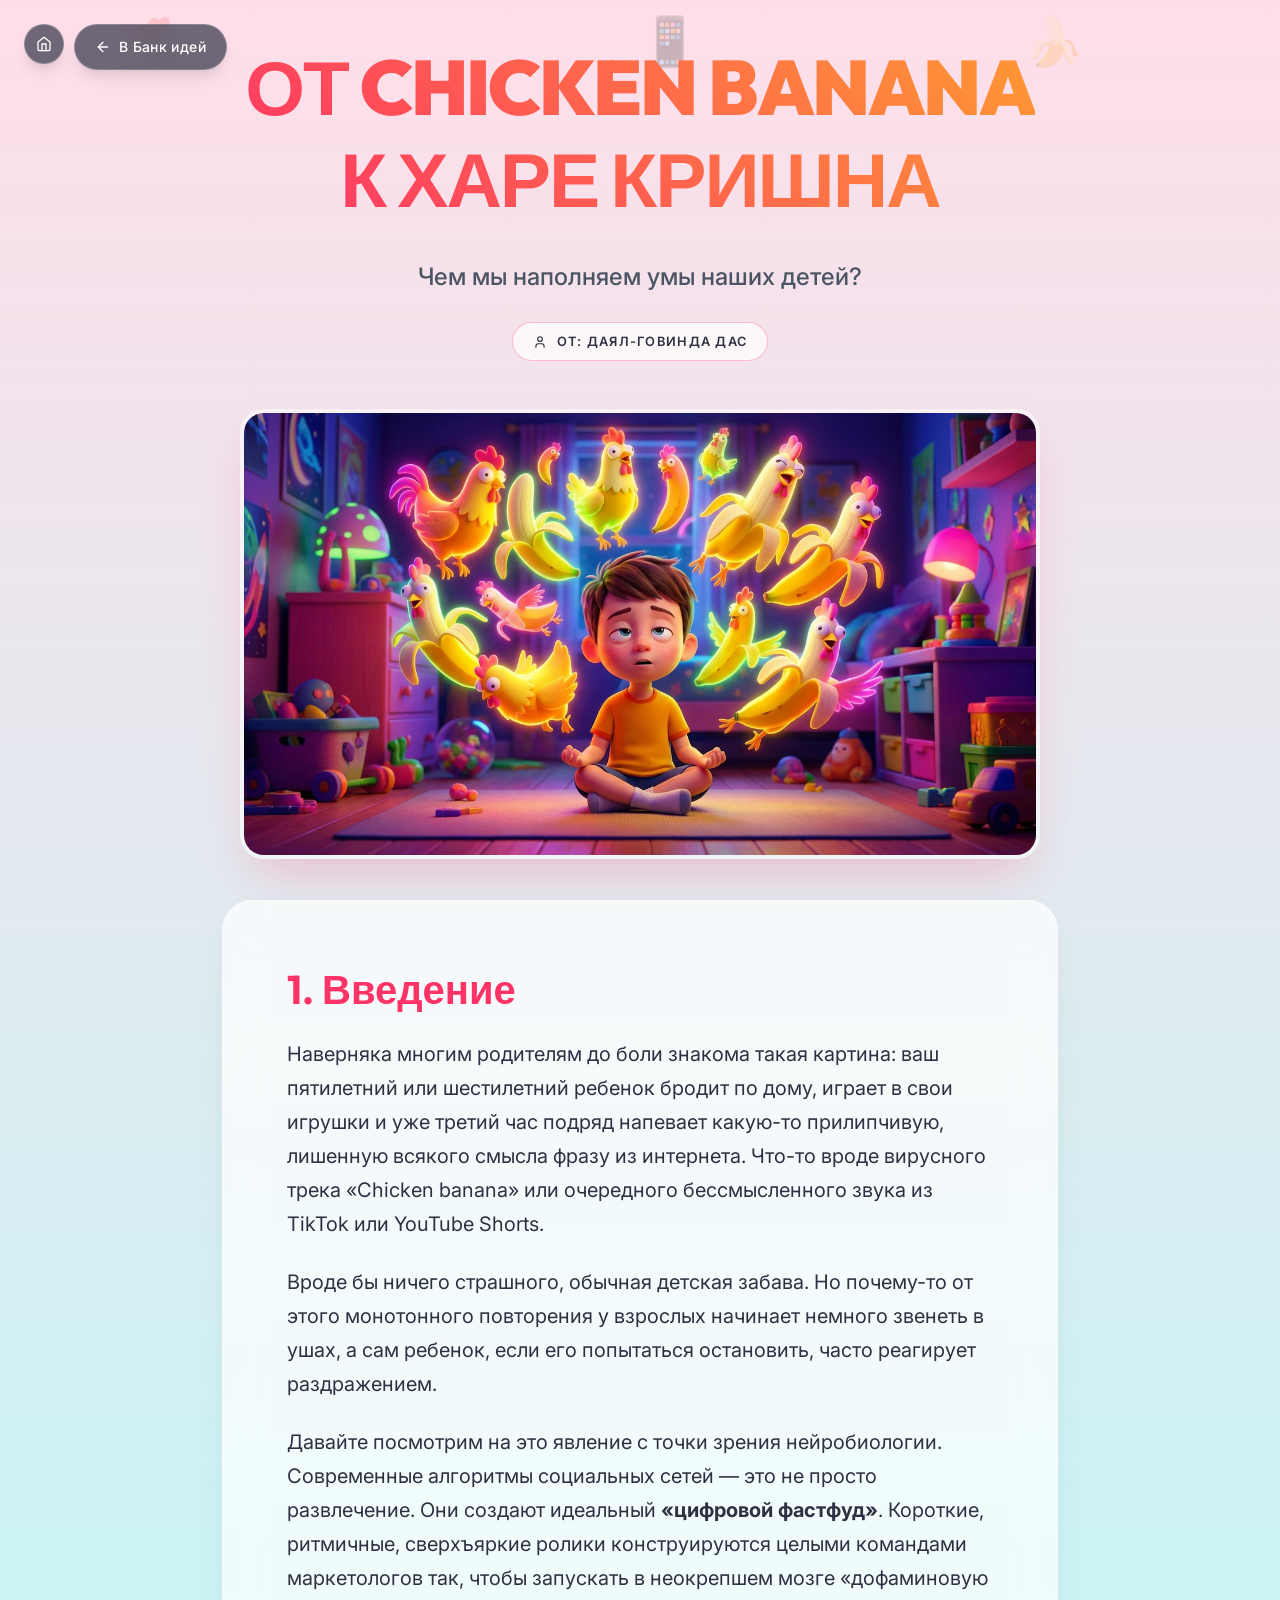
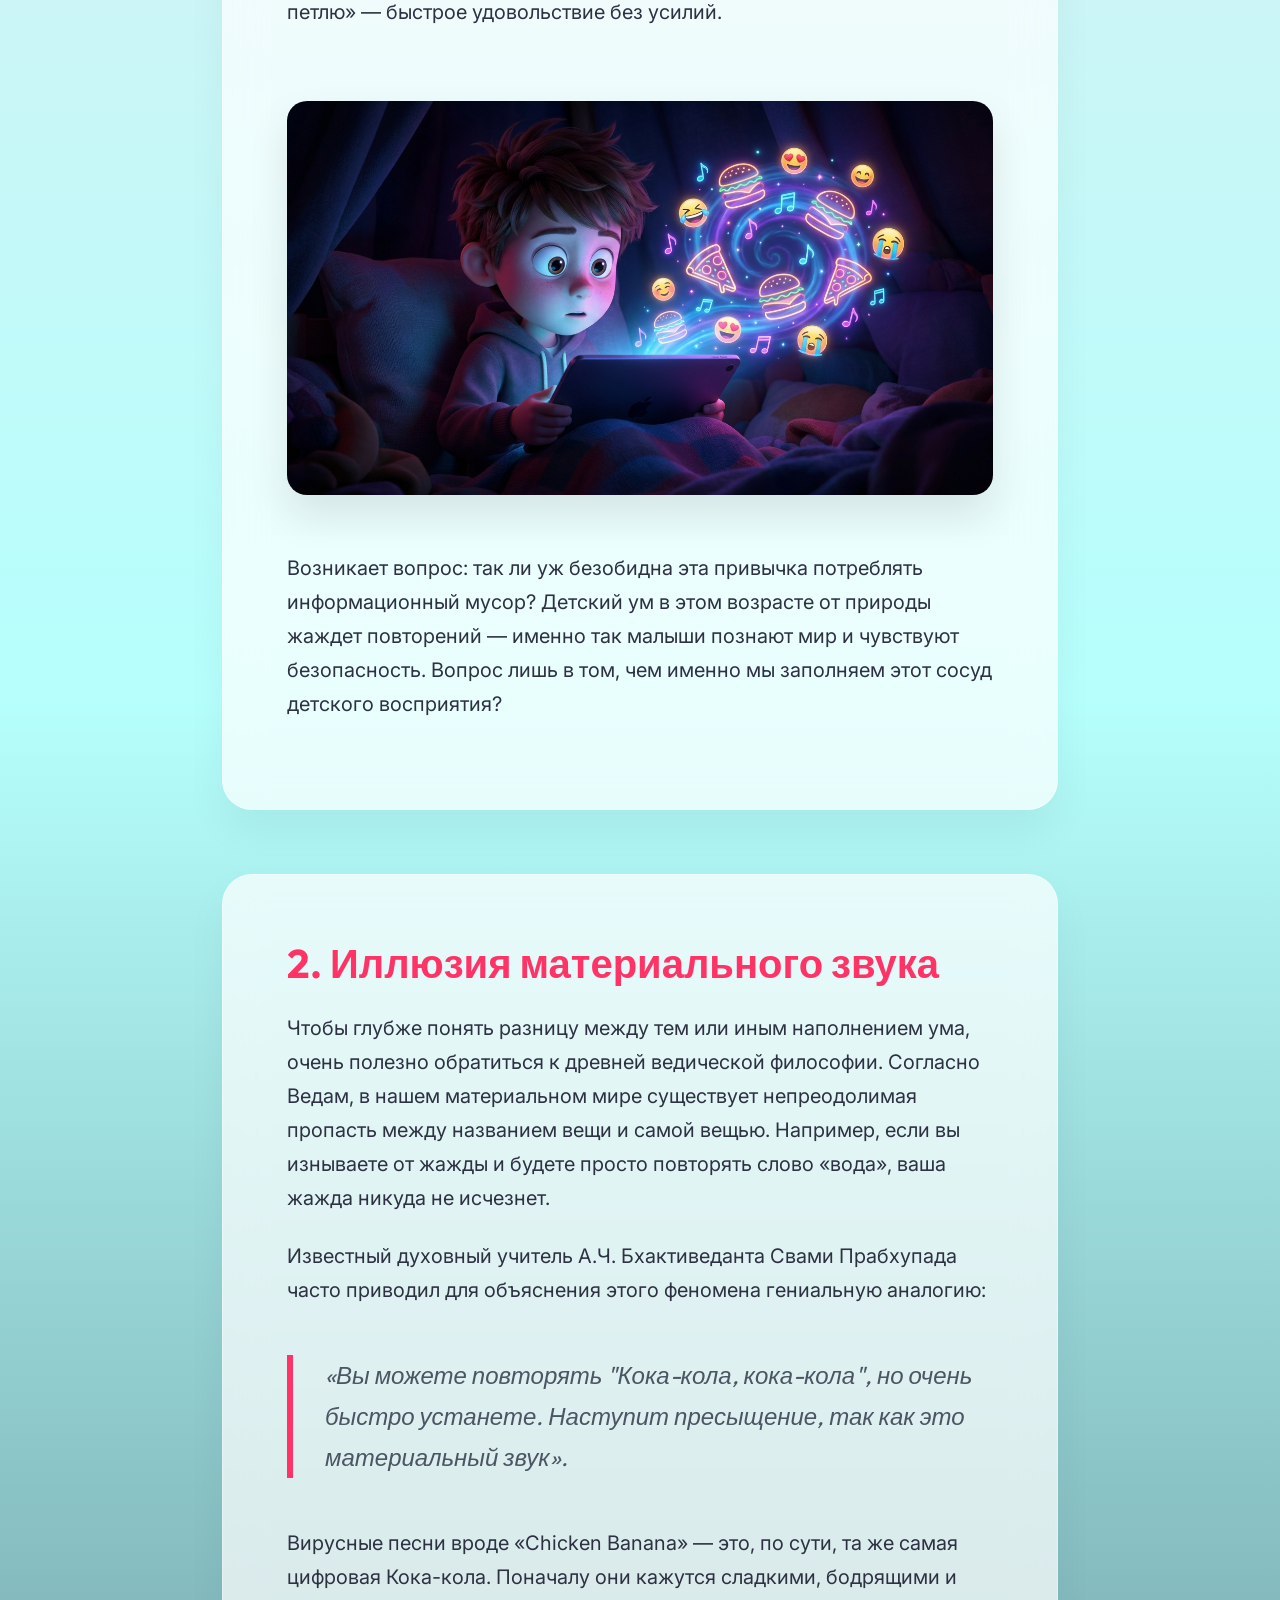
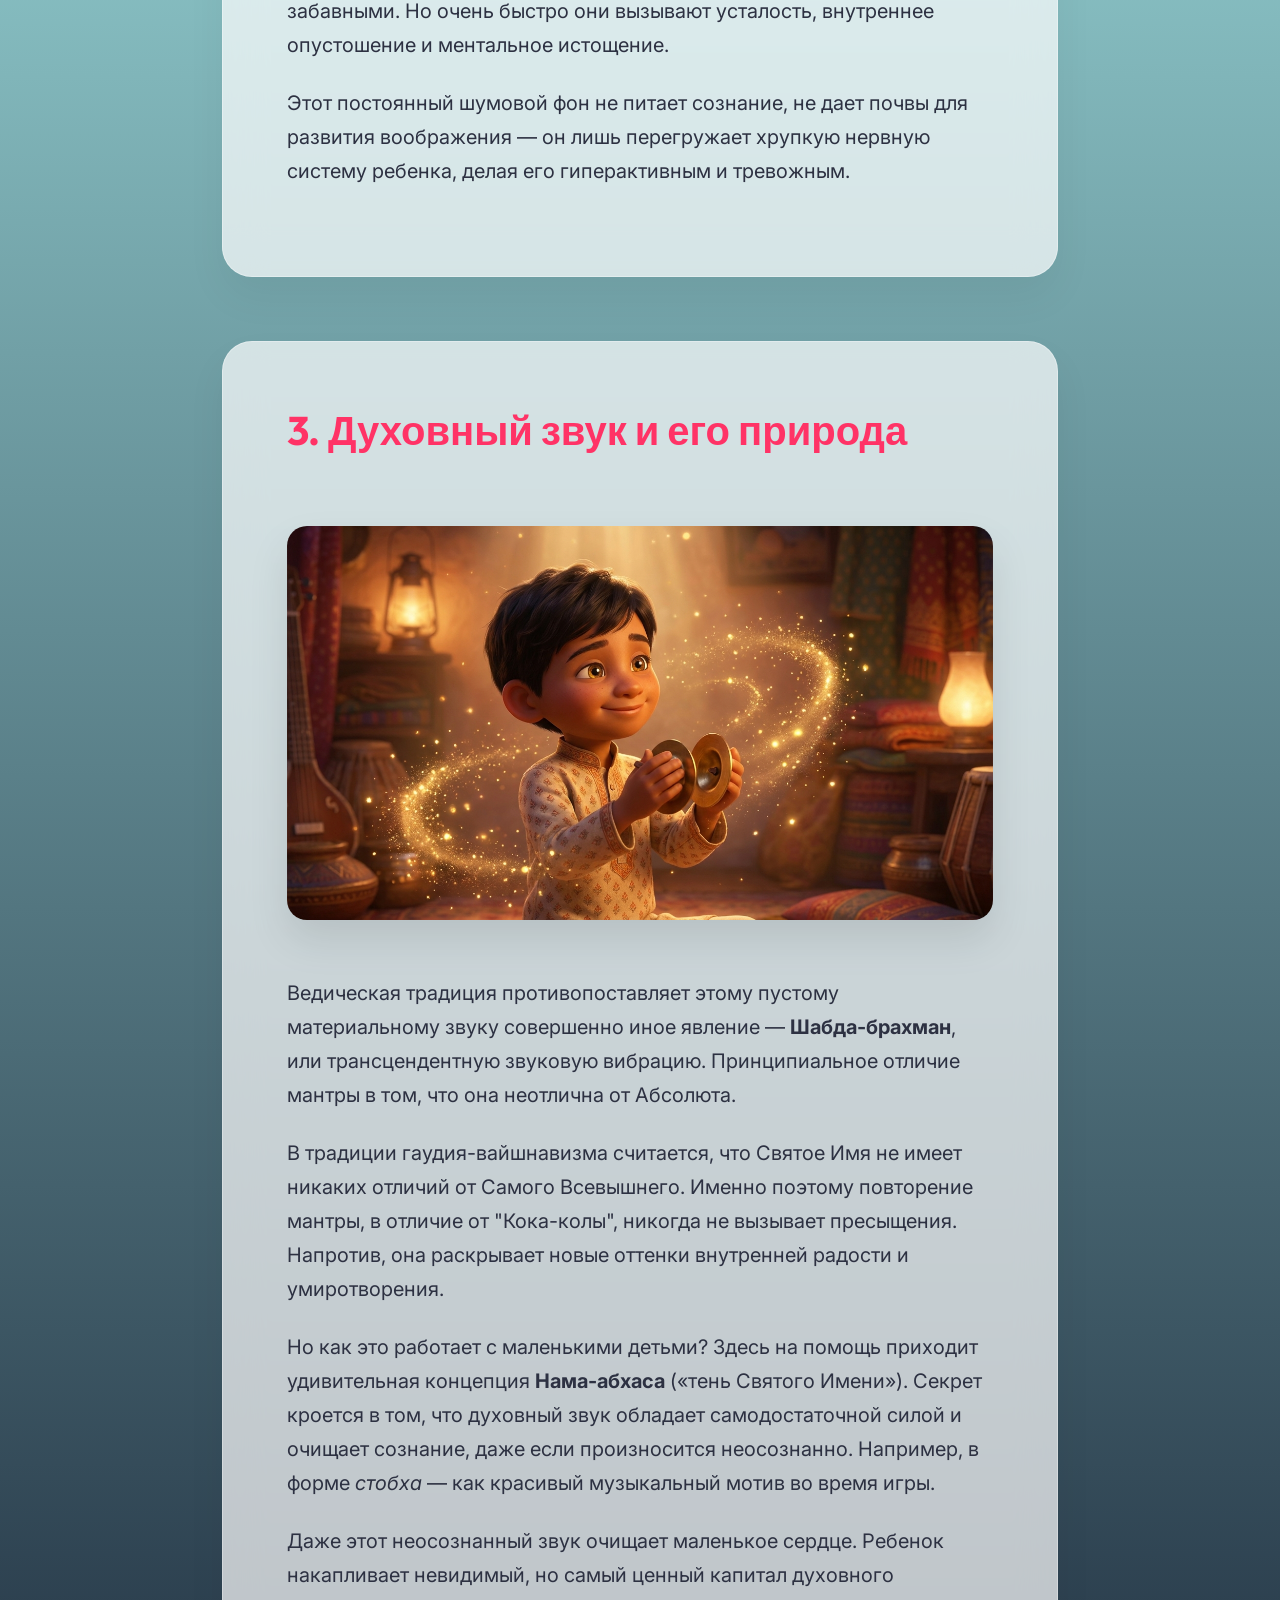
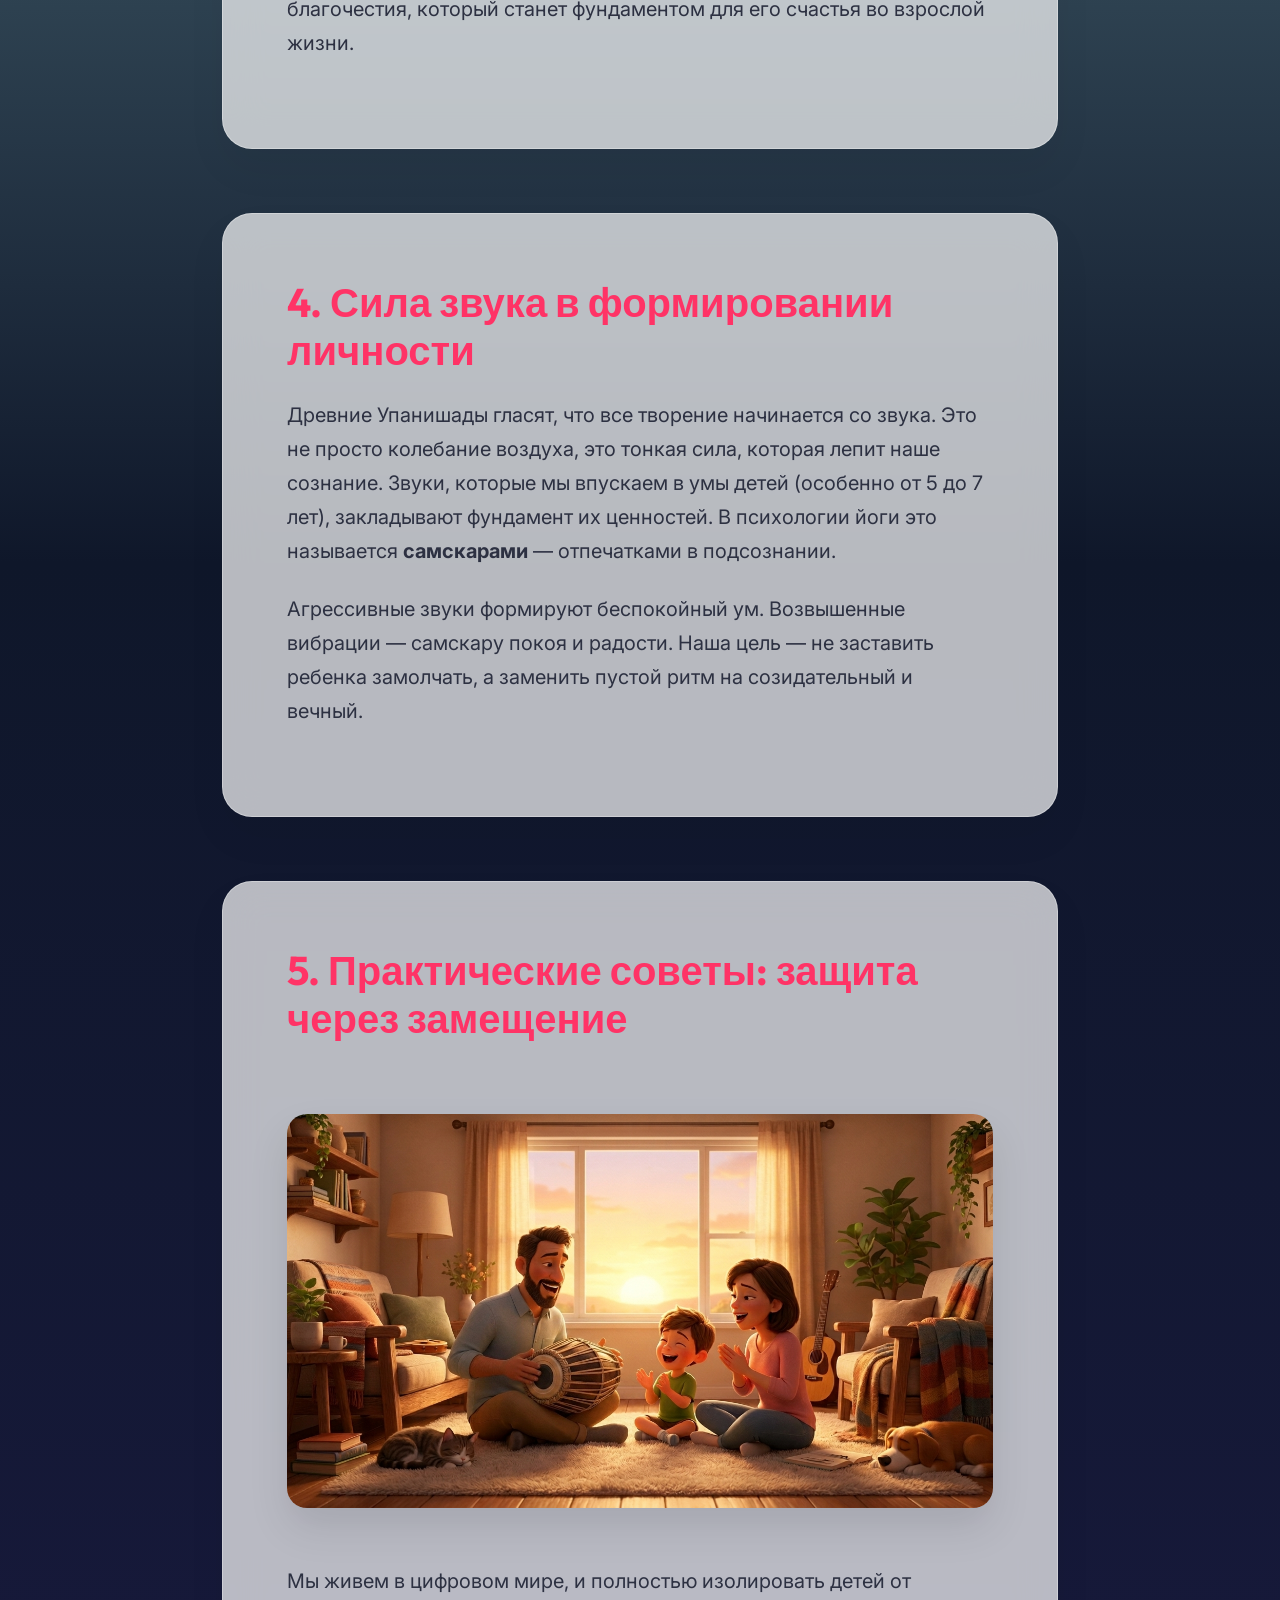
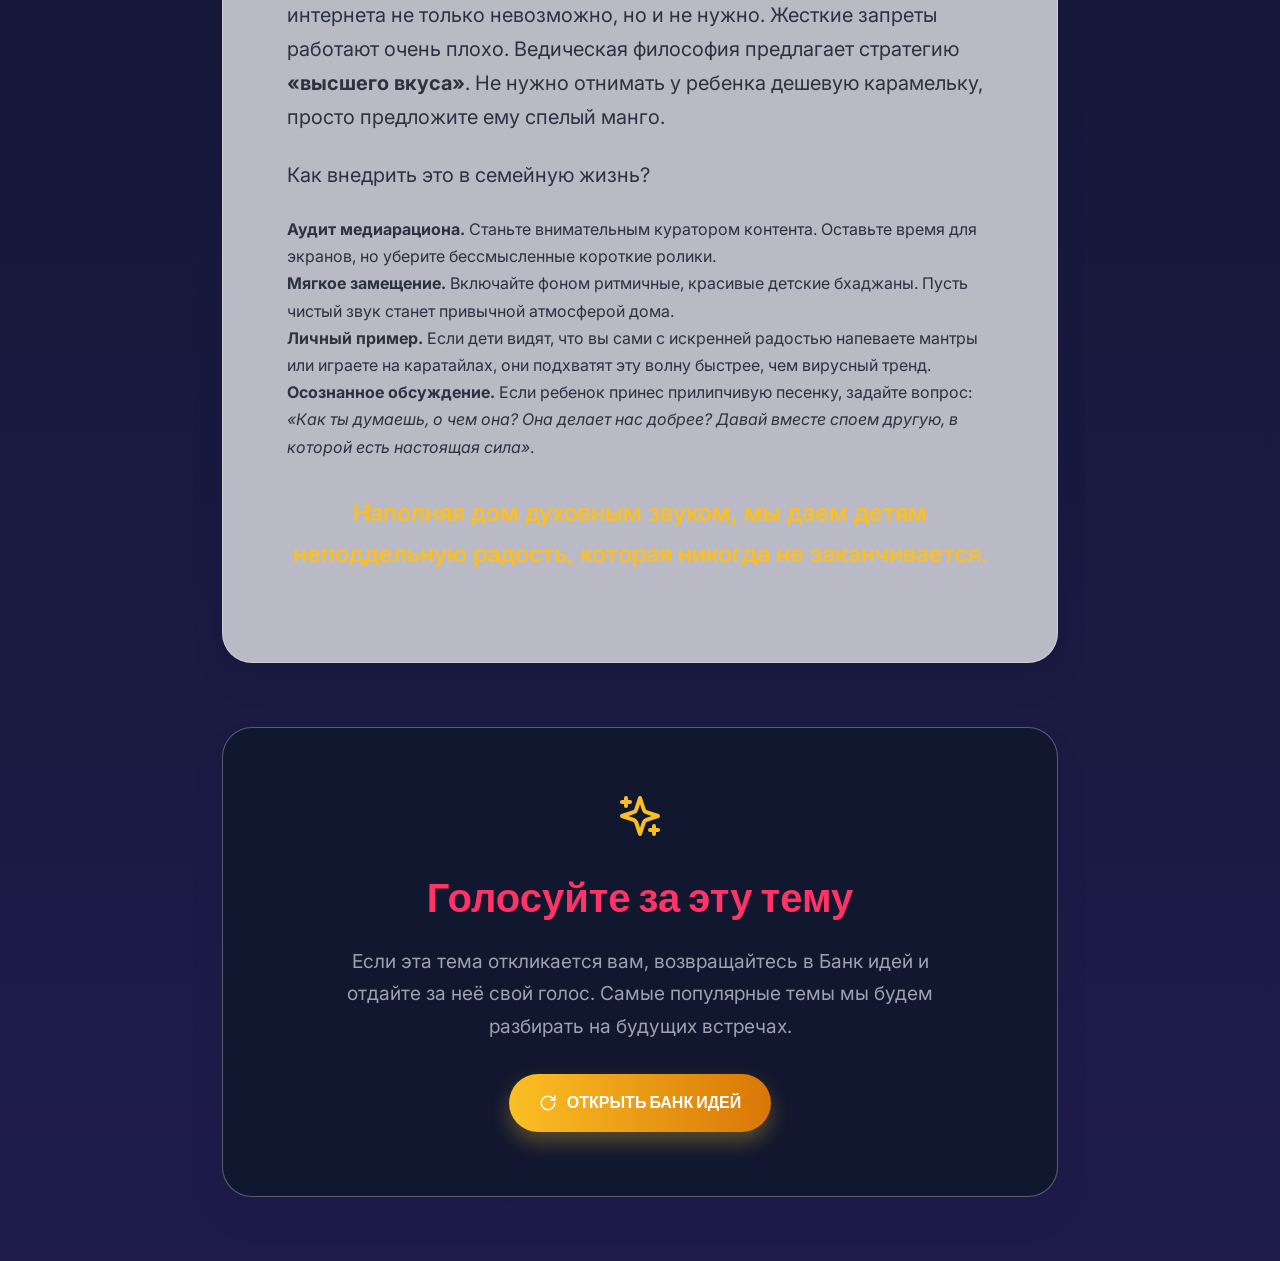
<file: article.html>
<!DOCTYPE html>
<html lang="ru">
<head>
    <meta charset="UTF-8">
    <meta name="viewport" content="width=device-width, initial-scale=1.0">
    <title>ОТ CHICKEN BANANA К ХАРЕ КРИШНА: Чем мы наполняем умы наших детей?</title>

    <!-- Social Media Previews -->
    <meta property="og:type" content="article">
    <meta property="og:url" content="https://dgd-namahatta.netlify.app/article.html">
    <meta property="og:title" content="ОТ CHICKEN BANANA К ХАРЕ КРИШНА">
    <meta property="og:description" content="Чем мы наполняем умы наших детей? Влияние цифрового фастфуда и стратегия высшего вкуса через духовный звук.">
    <meta property="og:image" content="https://dgd-namahatta.netlify.app/images/hero-chicken-banana-meditation-hook.webp">
    
    <meta name="twitter:card" content="summary_large_image">
    <meta name="twitter:title" content="ОТ CHICKEN BANANA К ХАРЕ КРИШНА">
    <meta name="twitter:description" content="Чем мы наполняем умы наших детей? Влияние цифрового фастфуда и стратегия высшего вкуса через духовный звук.">
    <meta name="twitter:image" content="https://dgd-namahatta.netlify.app/images/hero-chicken-banana-meditation-hook.webp">

    <link rel="preconnect" href="https://fonts.googleapis.com">
    <link rel="preconnect" href="https://fonts.gstatic.com" crossorigin>
    <link href="https://fonts.googleapis.com/css2?family=Inter:wght@400;500;600&family=Outfit:wght@500;700;900&display=swap" rel="stylesheet">
    <style>
        :root {
            /* Funny/Crazy Theme (Top) */
            --funny-bg-1: #FFDEE9;
            --funny-bg-2: #B5FFFC;
            --funny-accent: #FF3366;
            --funny-text: #2D3142;

            /* Serious/Spiritual Theme (Bottom) */
            --serious-bg-1: #0F172A;
            --serious-bg-2: #1E1B4B;
            --serious-accent: #FBBF24;
            --serious-text: #F3F4F6;
            --serious-text-muted: #9CA3AF;
        }

        * {
            margin: 0;
            padding: 0;
            box-sizing: border-box;
        }

        body {
            font-family: 'Inter', sans-serif;
            line-height: 1.7;
            overflow-x: hidden;
            background: linear-gradient(180deg, var(--funny-bg-1) 0%, var(--funny-bg-2) 30%, var(--serious-bg-1) 70%, var(--serious-bg-2) 100%);
            color: var(--funny-text);
            transition: color 0.5s ease;
        }

        /* Typography */
        h1, h2, h3 {
            font-family: 'Outfit', sans-serif;
            line-height: 1.2;
        }

        /* Funny Hero Section */
        .hero {
            min-height: 100vh;
            display: flex;
            flex-direction: column;
            align-items: center;
            justify-content: center;
            text-align: center;
            padding: 2rem;
            position: relative;
            z-index: 1;
        }

        .hero h1 {
            font-size: clamp(3rem, 6vw, 5rem);
            font-weight: 900;
            background: linear-gradient(45deg, #FF3366, #FF9933);
            -webkit-background-clip: text;
            -webkit-text-fill-color: transparent;
            margin-bottom: 2rem;
            text-transform: uppercase;
            letter-spacing: -2px;
            animation: pulseTitle 3s infinite alternate;
        }

        .hero-img {
            max-width: 800px;
            width: 100%;
            border-radius: 24px;
            box-shadow: 0 25px 50px -12px rgba(255, 51, 102, 0.25);
            transform: translateY(0);
            animation: floatImg 6s ease-in-out infinite;
            border: 4px solid rgba(255, 255, 255, 0.5);
        }

        /* Floating emojis background */
        .emoji-bg {
            position: absolute;
            font-size: 3rem;
            opacity: 0.2;
            z-index: -1;
            animation: floatUp 10s linear infinite;
        }

        .e1 { left: 10%; animation-duration: 8s; }
        .e2 { left: 80%; animation-duration: 12s; animation-delay: 2s; }
        .e3 { left: 50%; animation-duration: 10s; animation-delay: 5s; }

        @keyframes floatUp {
            0% { transform: translateY(100vh) rotate(0deg); }
            100% { transform: translateY(-100vh) rotate(360deg); }
        }

        @keyframes pulseTitle {
            0% { filter: hue-rotate(0deg); }
            100% { filter: hue-rotate(45deg); }
        }

        @keyframes floatImg {
            0%, 100% { transform: translateY(0) rotate(0deg); }
            50% { transform: translateY(-20px) rotate(2deg); }
        }

        /* Content Sections */
        .content-container {
            max-width: 900px;
            margin: 0 auto;
            padding: 0 2rem;
            position: relative;
            z-index: 2;
        }

        .glass-card {
            background: rgba(255, 255, 255, 0.7);
            backdrop-filter: blur(20px);
            -webkit-backdrop-filter: blur(20px);
            border: 1px solid rgba(255, 255, 255, 0.3);
            border-radius: 30px;
            padding: 4rem;
            margin-bottom: 4rem;
            box-shadow: 0 20px 40px rgba(0, 0, 0, 0.05);
            transition: transform 0.3s ease, box-shadow 0.3s ease;
        }

        .glass-card:hover {
            transform: translateY(-5px);
            box-shadow: 0 30px 60px rgba(0, 0, 0, 0.1);
        }

        h2 {
            font-size: 2.5rem;
            margin-bottom: 1.5rem;
            color: var(--funny-accent);
        }

        p {
            font-size: 1.25rem;
            margin-bottom: 1.5rem;
        }

        blockquote {
            font-size: 1.5rem;
            font-family: 'Outfit', sans-serif;
            font-style: italic;
            border-left: 6px solid var(--funny-accent);
            padding-left: 2rem;
            margin: 3rem 0;
            color: #4B5563;
        }

        img.inline-img {
            width: 100%;
            border-radius: 20px;
            margin: 3rem 0;
            box-shadow: 0 20px 40px rgba(0,0,0,0.1);
        }

        /* Transition to Serious */
        .serious-zone {
            /* Applied via JS when scrolling down */
        }

        .serious-zone .glass-card {
            background: rgba(15, 23, 42, 0.6);
            border: 1px solid rgba(251, 191, 36, 0.2);
            color: var(--serious-text);
            box-shadow: 0 20px 40px rgba(0, 0, 0, 0.3);
        }

        .serious-zone h2 {
            color: var(--serious-accent);
        }

        .serious-zone p {
            color: var(--serious-text-muted);
        }

        .serious-zone blockquote {
            border-left-color: var(--serious-accent);
            color: var(--serious-text);
            text-shadow: 0 2px 10px rgba(251, 191, 36, 0.2);
        }

        .serious-zone img.inline-img {
            box-shadow: 0 20px 40px rgba(251, 191, 36, 0.1);
            border: 1px solid rgba(251, 191, 36, 0.1);
        }

        ul {
            list-style: none;
            margin-left: 0;
        }

        .serious-zone ul li {
            position: relative;
            padding-left: 2.5rem;
            margin-bottom: 1.5rem;
            font-size: 1.25rem;
            color: var(--serious-text-muted);
        }

        .serious-zone ul li::before {
            content: '✨';
            position: absolute;
            left: 0;
            top: 2px;
            font-size: 1.2rem;
        }

        /* Scroll Animation Classes */
        .reveal {
            opacity: 0;
            transform: translateY(50px);
            transition: all 1s cubic-bezier(0.25, 1, 0.5, 1);
        }

        .reveal.active {
            opacity: 1;
            transform: translateY(0);
        }

        .back-btn {
            position: fixed;
            top: 1.5rem;
            left: 1.5rem;
            z-index: 50;
            background: rgba(15, 23, 42, 0.6);
            backdrop-filter: blur(12px);
            -webkit-backdrop-filter: blur(12px);
            border: 1px solid rgba(255, 255, 255, 0.2);
            color: #ffffff;
            padding: 0.625rem 1.25rem;
            border-radius: 9999px;
            text-decoration: none;
            font-family: 'Inter', sans-serif;
            font-size: 0.875rem;
            font-weight: 500;
            letter-spacing: 0.025em;
            display: flex;
            align-items: center;
            gap: 0.5rem;
            box-shadow: 0 10px 15px -3px rgba(0, 0, 0, 0.1), 0 4px 6px -2px rgba(0, 0, 0, 0.05);
            transition: all 0.3s ease;
        }

        .back-btn:hover {
            background: rgba(15, 23, 42, 0.8);
            box-shadow: 0 20px 25px -5px rgba(0, 0, 0, 0.1), 0 10px 10px -5px rgba(0, 0, 0, 0.04);
        }

        .back-btn svg {
            width: 1rem;
            height: 1rem;
        }
        .serious-zone .back-btn {
            color: var(--serious-text);
            background: rgba(255,255,255,0.1);
        }
        .serious-zone .back-btn:hover {
            background: rgba(255,255,255,0.2);
        }

        @media (max-width: 768px) {
            .glass-card {
                padding: 2rem;
            }
            .hero h1 {
                font-size: 2.5rem;
            }
        }
    </style>
</head>
<body>

    <!-- Funny floating emojis -->
    <div class="emoji-bg e1">🐔</div>
    <div class="emoji-bg e2">🍌</div>
    <div class="emoji-bg e3">📱</div>

    <section class="hero reveal">
        <div style="display: flex; gap: 10px; position: fixed; top: 1.5rem; left: 1.5rem; z-index: 50;">
            <a href="index.html" class="back-btn" style="position: relative; top: 0; left: 0; padding: 0.5rem; width: 40px; height: 40px; display: flex; align-items: center; justify-content: center;" title="На главную">
                <svg xmlns="http://www.w3.org/2000/svg" width="18" height="18" viewBox="0 0 24 24" fill="none" stroke="currentColor" stroke-width="2" stroke-linecap="round" stroke-linejoin="round"><path d="m3 9 9-7 9 7v11a2 2 0 0 1-2 2H5a2 2 0 0 1-2-2z"/><polyline points="9 22 9 12 15 12 15 22"/></svg>
            </a>
            <a href="index.html#ideas" class="back-btn" style="position: relative; top: 0; left: 0;">
                <svg xmlns="http://www.w3.org/2000/svg" width="18" height="18" viewBox="0 0 24 24" fill="none" stroke="currentColor" stroke-width="2" stroke-linecap="round" stroke-linejoin="round"><path d="m12 19-7-7 7-7"/><path d="M19 12H5"/></svg>
                В Банк идей
            </a>
        </div>
        <h1>ОТ CHICKEN BANANA<br>К ХАРЕ КРИШНА</h1>
        <p style="font-size: 1.5rem; font-weight: 500; margin-bottom: 1.5rem; color: #4B5563;">Чем мы наполняем умы наших детей?</p>
        <div style="display: flex; align-items: center; gap: 10px; margin-bottom: 3rem; background: rgba(255,255,255,0.7); padding: 8px 20px; border-radius: 30px; font-weight: 600; text-transform: uppercase; font-size: 0.8rem; letter-spacing: 0.1em; border: 1px solid rgba(255,51,102,0.3);">
            <svg xmlns="http://www.w3.org/2000/svg" width="14" height="14" viewBox="0 0 24 24" fill="none" stroke="currentColor" stroke-width="2" stroke-linecap="round" stroke-linejoin="round"><path d="M19 21v-2a4 4 0 0 0-4-4H9a4 4 0 0 0-4 4v2"/><circle cx="12" cy="7" r="4"/></svg>
            <span>От: Даял-говинда дас</span>
        </div>
        <img src="images/hero-chicken-banana-meditation-hook.webp" alt="Медитация и цифровой шум" class="hero-img">
    </section>

    <div class="content-container" id="content-track">
        
        <div class="glass-card reveal">
            <h2>1. Введение</h2>
            <p>Наверняка многим родителям до боли знакома такая картина: ваш пятилетний или шестилетний ребенок бродит по дому, играет в свои игрушки и уже третий час подряд напевает какую-то прилипчивую, лишенную всякого смысла фразу из интернета. Что-то вроде вирусного трека «Chicken banana» или очередного бессмысленного звука из TikTok или YouTube Shorts.</p>
            <p>Вроде бы ничего страшного, обычная детская забава. Но почему-то от этого монотонного повторения у взрослых начинает немного звенеть в ушах, а сам ребенок, если его попытаться остановить, часто реагирует раздражением.</p>
            <p>Давайте посмотрим на это явление с точки зрения нейробиологии. Современные алгоритмы социальных сетей — это не просто развлечение. Они создают идеальный <strong>«цифровой фастфуд»</strong>. Короткие, ритмичные, сверхъяркие ролики конструируются целыми командами маркетологов так, чтобы запускать в неокрепшем мозге «дофаминовую петлю» — быстрое удовольствие без усилий.</p>
            
            <img src="images/digital-fast-food-screen-hypnosis.webp" alt="Цифровой фастфуд" class="inline-img">
            
            <p>Возникает вопрос: так ли уж безобидна эта привычка потреблять информационный мусор? Детский ум в этом возрасте от природы жаждет повторений — именно так малыши познают мир и чувствуют безопасность. Вопрос лишь в том, чем именно мы заполняем этот сосуд детского восприятия?</p>
        </div>

        <div class="glass-card reveal">
            <h2>2. Иллюзия материального звука</h2>
            <p>Чтобы глубже понять разницу между тем или иным наполнением ума, очень полезно обратиться к древней ведической философии. Согласно Ведам, в нашем материальном мире существует непреодолимая пропасть между названием вещи и самой вещью. Например, если вы изнываете от жажды и будете просто повторять слово «вода», ваша жажда никуда не исчезнет.</p>
            <p>Известный духовный учитель А.Ч. Бхактиведанта Свами Прабхупада часто приводил для объяснения этого феномена гениальную аналогию:</p>
            
            <blockquote>«Вы можете повторять "Кока-кола, кока-кола", но очень быстро устанете. Наступит пресыщение, так как это материальный звук».</blockquote>
            
            <p>Вирусные песни вроде «Chicken Banana» — это, по сути, та же самая цифровая Кока-кола. Поначалу они кажутся сладкими, бодрящими и забавными. Но очень быстро они вызывают усталость, внутреннее опустошение и ментальное истощение.</p>
            <p>Этот постоянный шумовой фон не питает сознание, не дает почвы для развития воображения — он лишь перегружает хрупкую нервную систему ребенка, делая его гиперактивным и тревожным.</p>
        </div>

        <!-- This anchor triggers the serious zone transition -->
        <div id="serious-trigger"></div>

        <div class="glass-card reveal serious-card">
            <h2>3. Духовный звук и его природа</h2>
            
            <img src="images/boy-playing-kartals-peaceful.webp" alt="Радость духовного звука" class="inline-img">
            
            <p>Ведическая традиция противопоставляет этому пустому материальному звуку совершенно иное явление — <strong>Шабда-брахман</strong>, или трансцендентную звуковую вибрацию. Принципиальное отличие мантры в том, что она неотлична от Абсолюта.</p>
            <p>В традиции гаудия-вайшнавизма считается, что Святое Имя не имеет никаких отличий от Самого Всевышнего. Именно поэтому повторение мантры, в отличие от "Кока-колы", никогда не вызывает пресыщения. Напротив, она раскрывает новые оттенки внутренней радости и умиротворения.</p>
            <p>Но как это работает с маленькими детьми? Здесь на помощь приходит удивительная концепция <strong>Нама-абхаса</strong> («тень Святого Имени»). Секрет кроется в том, что духовный звук обладает самодостаточной силой и очищает сознание, даже если произносится неосознанно. Например, в форме <em>стобха</em> — как красивый музыкальный мотив во время игры.</p>
            <p>Даже этот неосознанный звук очищает маленькое сердце. Ребенок накапливает невидимый, но самый ценный капитал духовного благочестия, который станет фундаментом для его счастья во взрослой жизни.</p>
        </div>

        <div class="glass-card reveal serious-card">
            <h2>4. Сила звука в формировании личности</h2>
            <p>Древние Упанишады гласят, что все творение начинается со звука. Это не просто колебание воздуха, это тонкая сила, которая лепит наше сознание. Звуки, которые мы впускаем в умы детей (особенно от 5 до 7 лет), закладывают фундамент их ценностей. В психологии йоги это называется <strong>самскарами</strong> — отпечатками в подсознании.</p>
            <p>Агрессивные звуки формируют беспокойный ум. Возвышенные вибрации — самскару покоя и радости. Наша цель — не заставить ребенка замолчать, а заменить пустой ритм на созидательный и вечный.</p>
        </div>

        <div class="glass-card reveal serious-card">
            <h2>5. Практические советы: защита через замещение</h2>
            
            <img src="images/happy-family-kirtan-no-screens.webp" alt="Семейный киртан без гаджетов" class="inline-img">
            
            <p>Мы живем в цифровом мире, и полностью изолировать детей от интернета не только невозможно, но и не нужно. Жесткие запреты работают очень плохо. Ведическая философия предлагает стратегию <strong>«высшего вкуса»</strong>. Не нужно отнимать у ребенка дешевую карамельку, просто предложите ему спелый манго.</p>
            <p>Как внедрить это в семейную жизнь?</p>
            
            <ul>
                <li><strong>Аудит медиарациона.</strong> Станьте внимательным куратором контента. Оставьте время для экранов, но уберите бессмысленные короткие ролики.</li>
                <li><strong>Мягкое замещение.</strong> Включайте фоном ритмичные, красивые детские бхаджаны. Пусть чистый звук станет привычной атмосферой дома.</li>
                <li><strong>Личный пример.</strong> Если дети видят, что вы сами с искренней радостью напеваете мантры или играете на каратайлах, они подхватят эту волну быстрее, чем вирусный тренд.</li>
                <li><strong>Осознанное обсуждение.</strong> Если ребенок принес прилипчивую песенку, задайте вопрос: <em>«Как ты думаешь, о чем она? Она делает нас добрее? Давай вместе споем другую, в которой есть настоящая сила»</em>.</li>
            </ul>

            <p style="margin-top: 2rem; font-size: 1.5rem; color: var(--serious-accent); text-align: center; font-weight: 600;">Наполняя дом духовным звуком, мы даем детям неподдельную радость, которая никогда не заканчивается.</p>
        </div>

        <!-- Voting Block -->
        <div class="glass-card reveal serious-card" style="text-align: center; padding: 4rem 2rem; background: rgba(15, 23, 42, 0.8);">
            <svg xmlns="http://www.w3.org/2000/svg" width="48" height="48" viewBox="0 0 24 24" fill="none" stroke="var(--serious-accent)" stroke-width="2" stroke-linecap="round" stroke-linejoin="round" style="margin: 0 auto 1.5rem auto;"><path d="m12 3-1.912 5.813a2 2 0 0 1-1.275 1.275L3 12l5.813 1.912a2 2 0 0 1 1.275 1.275L12 21l1.912-5.813a2 2 0 0 1 1.275-1.275L21 12l-5.813-1.912a2 2 0 0 1-1.275-1.275L12 3Z"/><path d="M5 3v4"/><path d="M19 17v4"/><path d="M3 5h4"/><path d="M17 19h4"/></svg>
            <h2 style="font-size: 2.5rem; margin-bottom: 1.5rem;">Голосуйте за эту тему</h2>
            <p style="font-size: 1.2rem; color: var(--serious-text-muted); max-width: 600px; margin: 0 auto 2rem auto;">Если эта тема откликается вам, возвращайтесь в Банк идей и отдайте за неё свой голос. Самые популярные темы мы будем разбирать на будущих встречах.</p>
            <a href="index.html#ideas" style="display: inline-flex; align-items: center; gap: 10px; background: linear-gradient(90deg, #FBBF24 0%, #D97706 100%); color: #fff; text-decoration: none; padding: 15px 30px; border-radius: 30px; font-weight: bold; text-transform: uppercase; font-family: 'Outfit', sans-serif; transition: transform 0.3s, box-shadow 0.3s; box-shadow: 0 10px 20px rgba(251,191,36,0.3);">
                <svg xmlns="http://www.w3.org/2000/svg" width="18" height="18" viewBox="0 0 24 24" fill="none" stroke="currentColor" stroke-width="2" stroke-linecap="round" stroke-linejoin="round"><path d="M21 12a9 9 0 1 1-9-9c2.52 0 4.93 1 6.74 2.74L21 8"/><path d="M21 3v5h-5"/></svg>
                Открыть Банк идей
            </a>
        </div>
    </div>

    <script>
        // Reveal elements on scroll
        const reveals = document.querySelectorAll('.reveal');
        
        const revealObserver = new IntersectionObserver((entries, observer) => {
            entries.forEach(entry => {
                if(entry.isIntersecting) {
                    entry.target.classList.add('active');
                }
            });
        }, { threshold: 0.1, rootMargin: "0px 0px -50px 0px" });

        reveals.forEach(reveal => revealObserver.observe(reveal));

        // Background / Theme Transition
        const seriousCards = document.querySelectorAll('.serious-card');
        const body = document.body;
        const container = document.getElementById('content-track');

        const themeObserver = new IntersectionObserver((entries) => {
            let isSeriousVisible = false;
            entries.forEach(entry => {
                if(entry.isIntersecting) {
                    isSeriousVisible = true;
                }
            });

            if(isSeriousVisible) {
                container.classList.add('serious-zone');
                document.querySelectorAll('.emoji-bg').forEach(e => e.style.opacity = '0');
            } else {
                container.classList.remove('serious-zone');
                document.querySelectorAll('.emoji-bg').forEach(e => e.style.opacity = '0.2');
            }
        }, { threshold: 0.2 });

        // Observe the serious trigger point (the 3rd card)
        themeObserver.observe(document.getElementById('serious-trigger'));
    </script>
</body>
</html>
</file>
